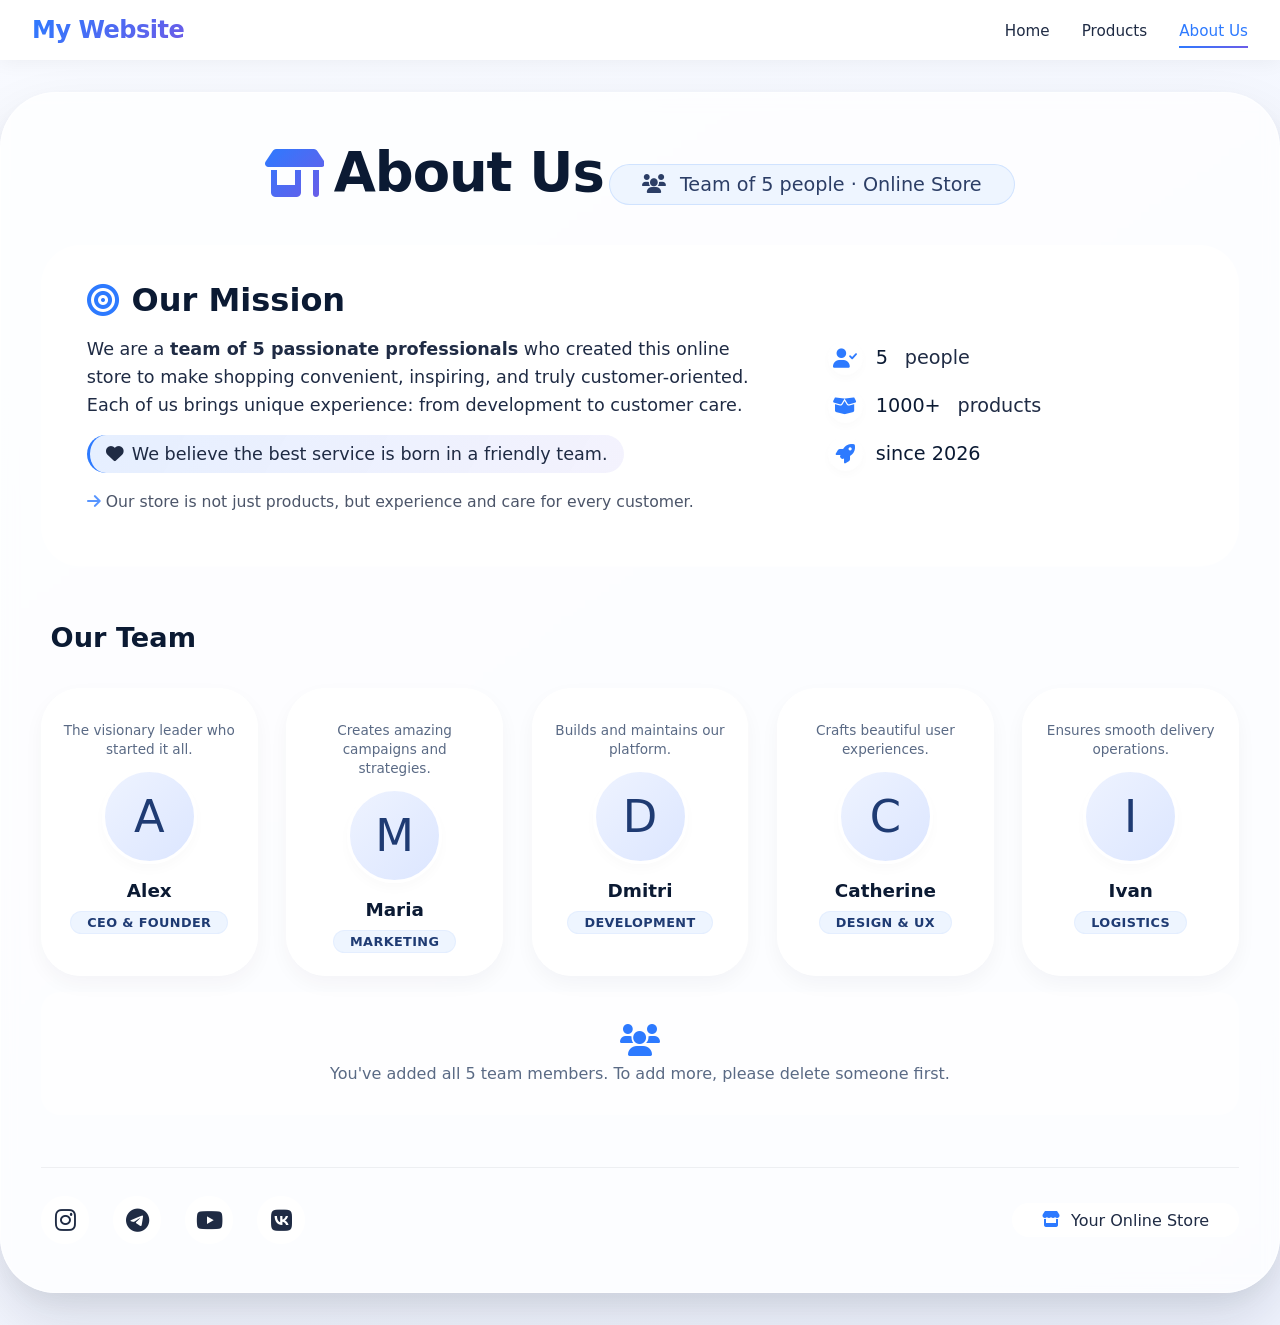
<file: about.html>
<!DOCTYPE html>
<html lang="en">
<head>
  <meta charset="UTF-8">
  <meta name="viewport" content="width=device-width, initial-scale=1.0">
  <title>About Us · Online Store</title>
  <link rel="stylesheet" href="https://cdnjs.cloudflare.com/ajax/libs/font-awesome/6.0.0-beta3/css/all.min.css">
  <style>
    * {
      margin: 0;
      padding: 0;
      box-sizing: border-box;
      font-family: 'Segoe UI', Roboto, system-ui, -apple-system, sans-serif;
    }

    body {
      background: linear-gradient(145deg, #f8faff 0%, #f0f4fe 100%);
      min-height: 100vh;
      padding: 0;
    }

    .top-nav {
      background: rgba(255, 255, 255, 0.95);
      backdrop-filter: blur(20px);
      -webkit-backdrop-filter: blur(20px);
      padding: 1rem 2rem;
      box-shadow: 0 2px 20px rgba(0, 0, 0, 0.05);
      position: sticky;
      top: 0;
      z-index: 500;
    }

    .top-nav .nav-container {
      max-width: 1300px;
      margin: 0 auto;
      display: flex;
      justify-content: space-between;
      align-items: center;
    }

    .top-nav .logo {
      font-size: 1.5rem;
      font-weight: 700;
      background: linear-gradient(135deg, #2d7aff, #6c5ce7);
      -webkit-background-clip: text;
      -webkit-text-fill-color: transparent;
      letter-spacing: -0.5px;
    }

    .top-nav .nav-links {
      display: flex;
      gap: 2rem;
      list-style: none;
    }

    .top-nav .nav-links a {
      color: #1f2b44;
      text-decoration: none;
      font-weight: 500;
      font-size: 0.95rem;
      transition: all 0.25s ease;
      padding: 0.5rem 0;
      position: relative;
    }

    .top-nav .nav-links a::after {
      content: '';
      position: absolute;
      bottom: 0;
      left: 0;
      width: 0;
      height: 2px;
      background: linear-gradient(135deg, #2d7aff, #6c5ce7);
      transition: width 0.25s ease;
    }

    .top-nav .nav-links a:hover::after,
    .top-nav .nav-links a.active::after {
      width: 100%;
    }

    .top-nav .nav-links a:hover,
    .top-nav .nav-links a.active {
      color: #2d7aff;
    }

    .about-card {
      max-width: 1300px;
      width: 100%;
      background: rgba(255, 255, 255, 0.75);
      backdrop-filter: blur(8px);
      -webkit-backdrop-filter: blur(8px);
      border-radius: 56px;
      padding: 3rem 2.5rem;
      box-shadow: 0 30px 60px rgba(0, 20, 50, 0.12),
                  0 10px 25px rgba(0, 0, 0, 0.05);
      border: 1px solid rgba(255, 255, 255, 0.6);
      transition: all 0.25s ease;
      margin: 2rem auto;
    }

    .about-header {
      text-align: center;
      margin-bottom: 2.5rem;
    }

    .about-header h1 {
      font-size: 3.4rem;
      font-weight: 700;
      color: #0b1a33;
      letter-spacing: -0.02em;
      display: inline-flex;
      align-items: center;
      gap: 0.6rem;
    }

    .about-header h1 i {
      background: linear-gradient(135deg, #2d7aff, #6c5ce7);
      -webkit-background-clip: text;
      -webkit-text-fill-color: transparent;
      font-size: 3rem;
    }

    .about-header .subhead {
      font-size: 1.2rem;
      color: #2c3e66;
      background: rgba(45, 122, 255, 0.08);
      padding: 0.5rem 2rem;
      border-radius: 60px;
      display: inline-block;
      backdrop-filter: blur(4px);
      margin-top: 0.5rem;
      border: 1px solid rgba(45, 122, 255, 0.15);
    }

    .mission-block {
      display: flex;
      flex-wrap: wrap;
      gap: 2.5rem;
      margin: 2.5rem 0 3.5rem 0;
      background: rgba(255, 255, 255, 0.5);
      backdrop-filter: blur(4px);
      -webkit-backdrop-filter: blur(4px);
      border-radius: 40px;
      padding: 2.2rem 2.8rem;
      border: 1px solid rgba(255, 255, 255, 0.8);
    }

    .mission-text {
      flex: 2;
      min-width: 240px;
    }

    .mission-text h2 {
      font-size: 2rem;
      font-weight: 600;
      color: #0b1a33;
      margin-bottom: 1rem;
      display: flex;
      align-items: center;
      gap: 0.8rem;
    }

    .mission-text h2 i {
      color: #2d7aff;
      font-size: 2rem;
    }

    .mission-text p {
      font-size: 1.1rem;
      line-height: 1.6;
      color: #1f2b44;
      margin-bottom: 1rem;
    }

    .mission-text .highlight {
      background: linear-gradient(120deg, rgba(45, 122, 255, 0.12), rgba(108, 92, 231, 0.08));
      padding: 0.3rem 1rem;
      border-radius: 40px;
      font-weight: 500;
      display: inline-block;
      border-left: 3px solid #2d7aff;
    }

    .stats-mini {
      flex: 1;
      min-width: 160px;
      display: flex;
      flex-direction: column;
      justify-content: center;
      gap: 0.8rem;
      background: rgba(255, 255, 255, 0.4);
      padding: 1.2rem 1.8rem;
      border-radius: 32px;
      backdrop-filter: blur(4px);
      border: 1px solid rgba(255, 255, 255, 0.5);
    }

    .stats-mini div {
      display: flex;
      align-items: center;
      gap: 0.8rem;
      font-size: 1.2rem;
      font-weight: 500;
      color: #0b1a33;
    }

    .stats-mini i {
      width: 2.2rem;
      height: 2.2rem;
      display: flex;
      align-items: center;
      justify-content: center;
      background: white;
      border-radius: 30px;
      color: #2d7aff;
      box-shadow: 0 4px 10px rgba(0,0,0,0.02);
      font-size: 1.2rem;
    }

    .team-section {
      margin-top: 2rem;
    }

    .team-header {
      display: flex;
      justify-content: space-between;
      align-items: center;
      margin-bottom: 1.5rem;
      flex-wrap: wrap;
      gap: 1rem;
    }

    .team-header h2 {
      font-size: 1.7rem;
      font-weight: 600;
      color: #0b1a33;
      display: flex;
      align-items: center;
      gap: 0.6rem;
    }

    .team-header h2 i {
      color: #2d7aff;
    }

    .add-btn {
      background: linear-gradient(135deg, #2d7aff, #6c5ce7);
      color: white;
      border: none;
      padding: 0.8rem 2rem;
      border-radius: 60px;
      font-size: 1rem;
      font-weight: 600;
      cursor: pointer;
      display: flex;
      align-items: center;
      gap: 0.5rem;
      transition: all 0.25s ease;
      box-shadow: 0 6px 20px rgba(45, 122, 255, 0.3);
    }

    .add-btn:hover {
      transform: translateY(-2px);
      box-shadow: 0 10px 25px rgba(45, 122, 255, 0.4);
    }

    .add-btn:active {
      transform: translateY(0);
    }

    .team-grid {
      display: grid;
      grid-template-columns: repeat(auto-fit, minmax(180px, 1fr));
      gap: 1.8rem;
      margin: 2.2rem 0 1rem;
    }

    .team-member {
      background: rgba(255, 255, 255, 0.7);
      backdrop-filter: blur(6px);
      -webkit-backdrop-filter: blur(6px);
      border-radius: 40px;
      padding: 1.8rem 0.8rem 1.4rem;
      text-align: center;
      border: 1px solid rgba(255, 255, 255, 0.9);
      box-shadow: 0 8px 20px rgba(0, 20, 40, 0.04);
      transition: all 0.25s ease;
      display: flex;
      flex-direction: column;
      align-items: center;
      gap: 0.6rem;
    }

    .team-member:hover {
      transform: translateY(-6px);
      background: rgba(255, 255, 255, 0.9);
      box-shadow: 0 16px 35px rgba(45, 122, 255, 0.08);
      border-color: rgba(45, 122, 255, 0.2);
    }

    .member-avatar {
      width: 95px;
      height: 95px;
      background: linear-gradient(135deg, #eef3ff, #dce6ff);
      border-radius: 50%;
      display: flex;
      align-items: center;
      justify-content: center;
      font-size: 2.8rem;
      font-weight: 500;
      color: #1f3b73;
      margin-bottom: 0.2rem;
      box-shadow: 0 6px 12px rgba(0, 0, 0, 0.02);
      border: 3px solid white;
      object-fit: cover;
    }

    .team-member h3 {
      font-size: 1.15rem;
      font-weight: 600;
      color: #0b1a33;
      margin-top: 0.2rem;
    }

    .team-member .role {
      font-size: 0.8rem;
      text-transform: uppercase;
      letter-spacing: 0.03em;
      background: rgba(45, 122, 255, 0.08);
      padding: 0.2rem 1rem;
      border-radius: 60px;
      color: #1f3b73;
      font-weight: 600;
      border: 1px solid rgba(45, 122, 255, 0.05);
    }

    .team-member .info {
      font-size: 0.85rem;
      color: #5a6a85;
      line-height: 1.4;
      padding: 0 0.5rem;
      margin-top: 0.2rem;
    }

    .team-member .delete-btn {
      background: rgba(239, 68, 68, 0.1);
      color: #ef4444;
      border: none;
      padding: 0.4rem 1rem;
      border-radius: 20px;
      font-size: 0.75rem;
      font-weight: 500;
      cursor: pointer;
      transition: all 0.2s ease;
      margin-top: 0.3rem;
      display: none;
    }

    .team-member:hover .delete-btn {
      display: inline-block;
    }

    .team-member .delete-btn:hover {
      background: rgba(239, 68, 68, 0.2);
      transform: scale(1.05);
    }

    .about-footer {
      display: flex;
      flex-wrap: wrap;
      justify-content: space-between;
      align-items: center;
      margin-top: 3.2rem;
      padding-top: 1.8rem;
      border-top: 1px solid rgba(0, 20, 40, 0.06);
    }

    .social-links {
      display: flex;
      gap: 1.5rem;
    }

    .social-links a {
      color: #1f2b44;
      background: rgba(255, 255, 255, 0.6);
      width: 48px;
      height: 48px;
      border-radius: 60px;
      display: flex;
      align-items: center;
      justify-content: center;
      font-size: 1.5rem;
      transition: 0.2s;
      backdrop-filter: blur(4px);
      border: 1px solid rgba(255,255,255,0.5);
      text-decoration: none;
    }

    .social-links a:hover {
      background: #2d7aff;
      color: white;
      transform: scale(1.04);
      border-color: #2d7aff;
    }

    .footer-cta {
      font-size: 1rem;
      color: #1f2b44;
      background: rgba(255,255,255,0.5);
      padding: 0.4rem 1.8rem;
      border-radius: 60px;
      backdrop-filter: blur(4px);
      border: 1px solid rgba(255,255,255,0.7);
    }

    .footer-cta i {
      color: #2d7aff;
      margin-right: 0.4rem;
    }

    .modal-overlay {
      position: fixed;
      top: 0;
      left: 0;
      width: 100%;
      height: 100%;
      background: rgba(0, 20, 50, 0.4);
      backdrop-filter: blur(8px);
      -webkit-backdrop-filter: blur(8px);
      display: none;
      justify-content: center;
      align-items: center;
      z-index: 1000;
      padding: 1rem;
    }

    .modal-overlay.active {
      display: flex;
    }

    .modal {
      background: white;
      border-radius: 28px;
      padding: 1.8rem;
      width: 100%;
      max-width: 380px;
      max-height: 85vh;
      overflow-y: auto;
      box-shadow: 0 20px 50px rgba(0, 0, 0, 0.18);
      animation: modalIn 0.3s ease-out;
      position: relative;
    }

    @keyframes modalIn {
      from {
        opacity: 0;
        transform: scale(0.9) translateY(20px);
      }
      to {
        opacity: 1;
        transform: scale(1) translateY(0);
      }
    }

    .modal-close {
      position: absolute;
      top: 1.5rem;
      right: 1.5rem;
      background: rgba(0, 0, 0, 0.05);
      border: none;
      width: 40px;
      height: 40px;
      border-radius: 50%;
      display: flex;
      align-items: center;
      justify-content: center;
      font-size: 1.2rem;
      color: #666;
      cursor: pointer;
      transition: all 0.2s ease;
    }

    .modal-close:hover {
      background: rgba(0, 0, 0, 0.1);
      color: #000;
    }

    .modal-header {
      text-align: center;
      margin-bottom: 1.2rem;
    }

    .modal-header h2 {
      font-size: 1.4rem;
      font-weight: 700;
      color: #0b1a33;
      margin-bottom: 0.3rem;
    }

    .modal-header p {
      font-size: 0.85rem;
      color: #5a6a85;
    }

    .form-group {
      margin-bottom: 1rem;
    }

    .form-group label {
      display: block;
      margin-bottom: 0.6rem;
      font-weight: 600;
      color: #1f2b44;
      font-size: 0.95rem;
    }

    .form-group input,
    .form-group textarea {
      width: 100%;
      padding: 12px 16px;
      border: 2px solid #e0e7ff;
      border-radius: 16px;
      font-size: 1rem;
      transition: all 0.25s ease;
      background: #f8faff;
      font-family: inherit;
    }

    .form-group input:focus,
    .form-group textarea:focus {
      outline: none;
      border-color: #2d7aff;
      background: white;
      box-shadow: 0 0 0 4px rgba(45, 122, 255, 0.1);
    }

    .form-group textarea {
      resize: vertical;
      min-height: 80px;
    }

    .photo-upload {
      border: 2px dashed #c7d2fe;
      border-radius: 16px;
      padding: 1.2rem 1rem;
      text-align: center;
      cursor: pointer;
      transition: all 0.3s ease;
      background: #f8faff;
      position: relative;
    }

    .photo-upload:hover {
      border-color: #2d7aff;
      background: rgba(45, 122, 255, 0.05);
    }

    .photo-upload input[type="file"] {
      position: absolute;
      top: 0;
      left: 0;
      width: 100%;
      height: 100%;
      opacity: 0;
      cursor: pointer;
    }

    .photo-upload .upload-icon {
      font-size: 2rem;
      color: #2d7aff;
      margin-bottom: 0.4rem;
    }

    .photo-upload .upload-text {
      font-size: 0.85rem;
      color: #5a6a85;
      font-weight: 500;
    }

    .photo-upload .upload-hint {
      font-size: 0.75rem;
      color: #94a3b8;
      margin-top: 0.2rem;
    }

    .preview-image {
      width: 70px;
      height: 70px;
      border-radius: 50%;
      object-fit: cover;
      margin-top: 0.5rem;
      border: 2px solid white;
      box-shadow: 0 3px 8px rgba(0, 0, 0, 0.1);
    }

    .modal-actions {
      display: flex;
      gap: 1rem;
      margin-top: 2rem;
    }

    .modal-actions .btn {
      flex: 1;
      padding: 14px;
      border-radius: 20px;
      font-size: 1rem;
      font-weight: 600;
      cursor: pointer;
      transition: all 0.25s ease;
      border: none;
    }

    .modal-actions .btn-cancel {
      background: #f1f5f9;
      color: #64748b;
    }

    .modal-actions .btn-cancel:hover {
      background: #e2e8f0;
    }

    .modal-actions .btn-add {
      background: linear-gradient(135deg, #2d7aff, #6c5ce7);
      color: white;
      box-shadow: 0 6px 20px rgba(45, 122, 255, 0.3);
    }

    .modal-actions .btn-add:hover {
      transform: translateY(-2px);
      box-shadow: 0 10px 25px rgba(45, 122, 255, 0.4);
    }

    .modal-actions .btn-add:disabled {
      opacity: 0.6;
      cursor: not-allowed;
      transform: none;
    }

    .error-message {
      color: #ef4444;
      font-size: 0.85rem;
      margin-top: 0.3rem;
      display: none;
    }

    .error-message.show {
      display: block;
    }

    .limit-message {
      text-align: center;
      padding: 2rem;
      color: #5a6a85;
      font-size: 1rem;
      background: rgba(255, 255, 255, 0.5);
      border-radius: 20px;
    }

    @media (max-width: 740px) {
      .about-card {
        padding: 2rem 1.5rem;
        border-radius: 32px;
      }
      .about-header h1 {
        font-size: 2.5rem;
        flex-wrap: wrap;
        justify-content: center;
      }
      .mission-block {
        flex-direction: column;
        padding: 1.8rem 1.5rem;
      }
      .stats-mini {
        flex-direction: row;
        flex-wrap: wrap;
        justify-content: center;
        padding: 1rem;
      }
      .team-grid {
        grid-template-columns: repeat(auto-fit, minmax(160px, 1fr));
        gap: 1.2rem;
      }
      .about-footer {
        flex-direction: column;
        gap: 1.5rem;
        align-items: center;
      }
      .modal {
        padding: 2rem 1.5rem;
        border-radius: 24px;
      }
    }

    @media (max-width: 460px) {
      .team-grid {
        grid-template-columns: 1fr 1fr;
      }
      .member-avatar {
        width: 75px;
        height: 75px;
        font-size: 2.2rem;
      }
      .team-member {
        padding: 1.2rem 0.5rem 1rem;
      }
    }
  </style>
</head>
<body>
  <nav class="top-nav">
    <div class="nav-container">
      <div class="logo">My Website</div>
      <ul class="nav-links">
        <li><a href="./index.html">Home</a></li>
        <li><a href="./products.html">Products</a></li>
        <li><a href="./aboutus.html" class="active">About Us</a></li>
      </ul>
    </div>
  </nav>

  <div class="about-card">
    <div class="about-header">
      <h1>
        <i class="fas fa-store-alt"></i> About Us
      </h1>
      <div class="subhead">
        <i class="fas fa-users" style="margin-right: 8px;"></i> Team of 5 people · Online Store
      </div>
    </div>

    <div class="mission-block">
      <div class="mission-text">
        <h2>
          <i class="fas fa-bullseye"></i> Our Mission
        </h2>
        <p>
          We are a <strong>team of 5 passionate professionals</strong> who created this online store 
          to make shopping convenient, inspiring, and truly customer-oriented. 
          Each of us brings unique experience: from development to customer care.
        </p>
        <p>
          <span class="highlight"><i class="fas fa-heart" style="margin-right: 8px;"></i>We believe the best service is born in a friendly team.</span>
        </p>
        <p style="font-size: 0.98rem; opacity: 0.8; margin-top: 0.6rem;">
          <i class="fas fa-arrow-right" style="color:#2d7aff;"></i> 
          Our store is not just products, but experience and care for every customer.
        </p>
      </div>
      <div class="stats-mini">
        <div><i class="fas fa-user-check"></i> 5 <span style="font-weight:400; margin-left: 4px; color:#1f2b44;">people</span></div>
        <div><i class="fas fa-box-open"></i> 1000+ <span style="font-weight:400; margin-left: 4px; color:#1f2b44;">products</span></div>
        <div><i class="fas fa-rocket"></i> since 2026</div>
      </div>
    </div>

    <div class="team-section">
      <div class="team-header">
        <h2>
          <i class="fas fa-people-group" style="color:#2d7aff;"></i> Our Team
        </h2>
        <button class="add-btn" id="addMemberBtn">
          <i class="fas fa-user-plus"></i> Add Person
        </button>
      </div>
      <div class="team-grid" id="teamGrid">
      </div>
      <div id="limitMessage" class="limit-message" style="display: none;">
        <i class="fas fa-users" style="font-size: 2rem; margin-bottom: 0.5rem; display: block; color: #2d7aff;"></i>
        You've added all 5 team members. To add more, please delete someone first.
      </div>
    </div>

    <div class="about-footer">
      <div class="social-links">
        <a href="#" aria-label="Instagram"><i class="fab fa-instagram"></i></a>
        <a href="#" aria-label="Telegram"><i class="fab fa-telegram-plane"></i></a>
        <a href="#" aria-label="YouTube"><i class="fab fa-youtube"></i></a>
        <a href="#" aria-label="VK"><i class="fab fa-vk"></i></a>
      </div>
      <div class="footer-cta">
        <i class="fas fa-store"></i> Your Online Store
      </div>
    </div>
  </div>

  <div class="modal-overlay" id="modalOverlay">
    <div class="modal">
      <button class="modal-close" id="modalClose">
        <i class="fas fa-times"></i>
      </button>
      <div class="modal-header">
        <h2>Add New Team Member</h2>
        <p>Fill in the information below to add a new person to the team</p>
      </div>
      <form id="addMemberForm">
        <div class="form-group">
          <label for="memberName">Name *</label>
          <input type="text" id="memberName" placeholder="Enter name" required>
          <div class="error-message" id="nameError">Please enter a name</div>
        </div>
        <div class="form-group">
          <label for="memberRole">Role *</label>
          <input type="text" id="memberRole" placeholder="Enter role (e.g., Developer)" required>
          <div class="error-message" id="roleError">Please enter a role</div>
        </div>
        <div class="form-group">
          <label for="memberInfo">About</label>
          <textarea id="memberInfo" placeholder="Enter brief information about this person"></textarea>
        </div>
        <div class="form-group">
          <label>Photo</label>
          <div class="photo-upload">
            <input type="file" id="memberPhoto" accept="image/*">
            <div class="upload-icon">
              <i class="fas fa-camera"></i>
            </div>
            <div class="upload-text">Click to upload photo</div>
            <div class="upload-hint">PNG, JPG, GIF up to 5MB</div>
            <img id="photoPreview" class="preview-image" style="display: none;" alt="Preview">
          </div>
        </div>
        <div class="modal-actions">
          <button type="button" class="btn btn-cancel" id="cancelBtn">Cancel</button>
          <button type="submit" class="btn btn-add">Add</button>
        </div>
      </form>
    </div>
  </div>

  <script>
    const MAX_MEMBERS = 5;
    const STORAGE_KEY = 'team_members';

    function getDefaultMembers() {
      return [
        { id: 1, name: 'Alex', role: 'CEO & Founder', info: 'The visionary leader who started it all.', photo: null },
        { id: 2, name: 'Maria', role: 'Marketing', info: 'Creates amazing campaigns and strategies.', photo: null },
        { id: 3, name: 'Dmitri', role: 'Development', info: 'Builds and maintains our platform.', photo: null },
        { id: 4, name: 'Catherine', role: 'Design & UX', info: 'Crafts beautiful user experiences.', photo: null },
        { id: 5, name: 'Ivan', role: 'Logistics', info: 'Ensures smooth delivery operations.', photo: null },
        
      ];
    }

    function getTeamMembers() {
      const stored = localStorage.getItem(STORAGE_KEY);
      if (stored) {
        return JSON.parse(stored);
      }
      const defaults = getDefaultMembers();
      localStorage.setItem(STORAGE_KEY, JSON.stringify(defaults));
      return defaults;
    }

    function saveTeamMembers(members) {
      localStorage.setItem(STORAGE_KEY, JSON.stringify(members));
    }

    function getInitials(name) {
      return name.charAt(0).toUpperCase();
    }

    function renderTeam() {
      const grid = document.getElementById('teamGrid');
      const limitMessage = document.getElementById('limitMessage');
      const addBtn = document.getElementById('addMemberBtn');
      const members = getTeamMembers();

      grid.innerHTML = '';

      if (members.length === 0) {
        grid.innerHTML = `<div class="limit-message" style="grid-column: 1 / -1;">
          <i class="fas fa-users" style="font-size: 2rem; margin-bottom: 0.5rem; display: block; color: #2d7aff;"></i>
          No team members yet. Click "Add Person" to start building your team!
        </div>`;
        limitMessage.style.display = 'none';
        addBtn.style.display = 'flex';
        return;
      }

      if (members.length >= MAX_MEMBERS) {
        limitMessage.style.display = 'block';
        addBtn.style.display = 'none';
      } else {
        limitMessage.style.display = 'none';
        addBtn.style.display = 'flex';
      }

      members.forEach((member, index) => {
        const card = document.createElement('div');
        card.className = 'team-member';

        const avatar = document.createElement('div');
        avatar.className = 'member-avatar';
        
        if (member.photo) {
          avatar.style.background = 'none';
          avatar.innerHTML = `<img src="${member.photo}" alt="${member.name}" style="width: 100%; height: 100%; border-radius: 50%; object-fit: cover;">`;
        } else {
          avatar.textContent = getInitials(member.name);
        }

        const nameEl = document.createElement('h3');
        nameEl.textContent = member.name;

        const roleEl = document.createElement('div');
        roleEl.className = 'role';
        roleEl.textContent = member.role;

        if (member.info && member.info.trim()) {
          const infoEl = document.createElement('div');
          infoEl.className = 'info';
          infoEl.textContent = member.info;
          card.appendChild(infoEl);
        }

        const deleteBtn = document.createElement('button');
        deleteBtn.className = 'delete-btn';
        deleteBtn.innerHTML = '<i class="fas fa-trash"></i> Remove';
        deleteBtn.addEventListener('click', (e) => {
          e.stopPropagation();
          deleteMember(member.id);
        });

        card.appendChild(avatar);
        card.appendChild(nameEl);
        card.appendChild(roleEl);
        card.appendChild(deleteBtn);

        grid.appendChild(card);

        card.style.opacity = '0';
        card.style.transform = 'translateY(16px)';
        setTimeout(() => {
          card.style.transition = 'opacity 0.4s ease, transform 0.4s ease';
          card.style.opacity = '1';
          card.style.transform = 'translateY(0)';
        }, 100 + index * 60);
      });
    }

    function deleteMember(id) {
      const members = getTeamMembers();
      const filtered = members.filter(m => m.id !== id);
      saveTeamMembers(filtered);
      renderTeam();
    }

    function openModal() {
      document.getElementById('modalOverlay').classList.add('active');
      document.getElementById('addMemberForm').reset();
      document.getElementById('photoPreview').style.display = 'none';
    }

    function closeModal() {
      document.getElementById('modalOverlay').classList.remove('active');
    }

    function handlePhotoUpload(event) {
      const file = event.target.files[0];
      if (file) {
        const reader = new FileReader();
        reader.onload = function(e) {
          const preview = document.getElementById('photoPreview');
          preview.src = e.target.result;
          preview.style.display = 'block';
        };
        reader.readAsDataURL(file);
      }
    }

    function handleFormSubmit(event) {
      event.preventDefault();
      
      const name = document.getElementById('memberName').value.trim();
      const role = document.getElementById('memberRole').value.trim();
      const info = document.getElementById('memberInfo').value.trim();
      const photoInput = document.getElementById('memberPhoto');
      
      if (!name) {
        document.getElementById('nameError').classList.add('show');
        return;
      }
      document.getElementById('nameError').classList.remove('show');
      
      if (!role) {
        document.getElementById('roleError').classList.add('show');
        return;
      }
      document.getElementById('roleError').classList.remove('show');

      let photo = null;
      if (photoInput.files[0]) {
        const reader = new FileReader();
        reader.onload = function(e) {
          photo = e.target.result;
          addMember(name, role, info, photo);
        };
        reader.readAsDataURL(photoInput.files[0]);
      } else {
        addMember(name, role, info, photo);
      }
    }

    function addMember(name, role, info, photo) {
      const members = getTeamMembers();
      
      if (members.length >= MAX_MEMBERS) {
        alert('You can only add up to 5 team members.');
        return;
      }

      const newMember = {
        id: Date.now(),
        name: name,
        role: role,
        info: info,
        photo: photo
      };

      members.push(newMember);
      saveTeamMembers(members);
      closeModal();
      renderTeam();
    }

    document.getElementById('addMemberBtn').addEventListener('click', openModal);
    document.getElementById('modalClose').addEventListener('click', closeModal);
    document.getElementById('cancelBtn').addEventListener('click', closeModal);
    document.getElementById('modalOverlay').addEventListener('click', function(e) {
      if (e.target === this) closeModal();
    });
    document.getElementById('memberPhoto').addEventListener('change', handlePhotoUpload);
    document.getElementById('addMemberForm').addEventListener('submit', handleFormSubmit);

    document.querySelectorAll('.stats-mini div').forEach(stat => {
      stat.style.cursor = 'default';
      stat.addEventListener('click', function(e) {
        this.style.backgroundColor = 'rgba(45, 122, 255, 0.05)';
        setTimeout(() => { this.style.backgroundColor = 'transparent'; }, 200);
      });
    });

    document.addEventListener('DOMContentLoaded', renderTeam);
  </script>
</body>
</html>
</file>
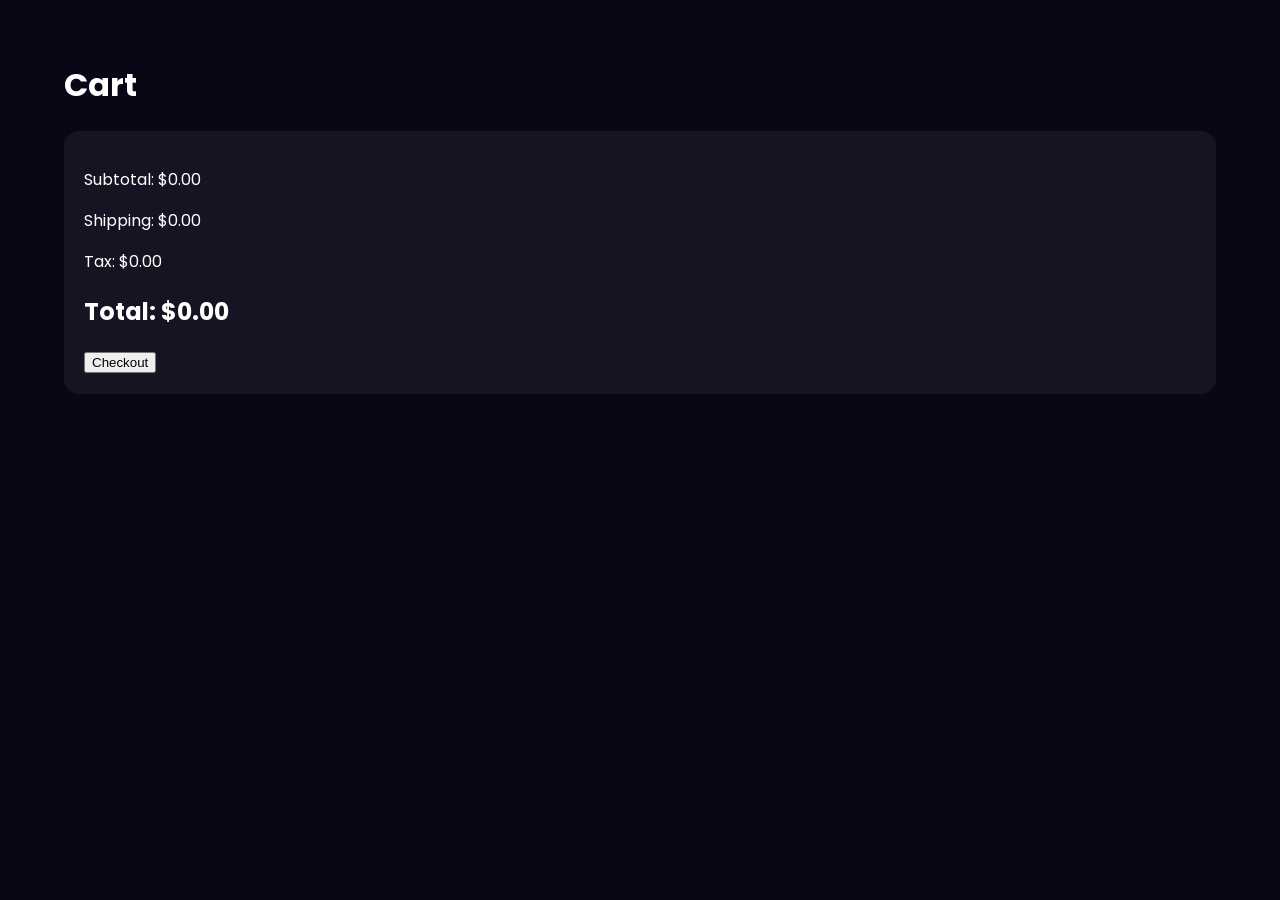
<file: cart.html>
<!DOCTYPE html>
<html lang="en">
<head>
<meta charset="UTF-8">
<meta name="viewport" content="width=device-width, initial-scale=1.0">
<title>VOGUEX Cart</title>

<link href="https://fonts.googleapis.com/css2?family=Poppins:wght@300;400;500;600;700&display=swap" rel="stylesheet">

<style>
body{
margin:0;
font-family:Poppins;
background:#0a0616;
color:white;
}

.container{
width:90%;
max-width:1200px;
margin:auto;
padding:40px 0;
}

.cart-item{
display:flex;
gap:20px;
background:rgba(255,255,255,0.05);
padding:20px;
border-radius:15px;
margin-bottom:15px;
}

img{
width:120px;
border-radius:10px;
}

button{
cursor:pointer;
}

.qty{
display:flex;
gap:10px;
align-items:center;
}

.summary{
background:rgba(255,255,255,0.05);
padding:20px;
border-radius:15px;
margin-top:20px;
}

.modal{
display:none;
position:fixed;
inset:0;
background:rgba(0,0,0,0.8);
justify-content:center;
align-items:center;
}
</style>

</head>

<body>

<div class="container">

<h1>Cart</h1>

<div id="cartItems"></div>

<div class="summary">
<p>Subtotal: <span id="subtotal">$0</span></p>
<p>Shipping: <span id="shipping">$10</span></p>
<p>Tax: <span id="tax">$0</span></p>
<h2>Total: <span id="total">$0</span></h2>

<button onclick="checkout()">Checkout</button>
</div>

</div>

<!-- RECEIPT -->
<div class="modal" id="receiptModal">
<div style="background:#1a0f2e;padding:20px;border-radius:15px;min-width:300px;">
<h2>Receipt</h2>
<div id="receiptItems"></div>
<h3 id="receiptTotal"></h3>
<button onclick="closeReceipt()">Close</button>
</div>
</div>

<script>

let cart = JSON.parse(localStorage.getItem('cart')) || [];

function save(){
localStorage.setItem('cart',JSON.stringify(cart));
}

function render(){

const box=document.getElementById("cartItems");
box.innerHTML="";

let subtotal=0;

cart.forEach(item=>{

subtotal += item.price * item.quantity;

const div=document.createElement("div");
div.className="cart-item";

div.innerHTML=`
<img src="${item.image}">
<div>
<h3>${item.name}</h3>
<p>$${item.price}</p>

<div class="qty">
<button onclick="minus(${item.id})">-</button>
<span>${item.quantity}</span>
<button onclick="plus(${item.id})">+</button>
</div>

<button onclick="removeItem(${item.id})">Remove</button>
</div>
`;

box.appendChild(div);

});

let shipping= cart.length ? 10 : 0;
let tax=subtotal*0.05;
let total=subtotal+shipping+tax;

document.getElementById("subtotal").innerText="$"+subtotal.toFixed(2);
document.getElementById("shipping").innerText="$"+shipping.toFixed(2);
document.getElementById("tax").innerText="$"+tax.toFixed(2);
document.getElementById("total").innerText="$"+total.toFixed(2);
}

function plus(id){
cart=cart.map(i=>i.id===id?{...i,quantity:i.quantity+1}:i);
save();render();
}

function minus(id){
cart=cart.map(i=>{
if(i.id===id){
i.quantity--;
if(i.quantity<=0){
return null;
}
}
return i;
}).filter(Boolean);

save();render();
}

function removeItem(id){
cart=cart.filter(i=>i.id!==id);
save();render();
}

function checkout(){

if(!cart.length)return alert("Cart empty");

let receipt=document.getElementById("receiptItems");
receipt.innerHTML="";

let total=0;

cart.forEach(i=>{
let sum=i.price*i.quantity;
total+=sum;

receipt.innerHTML+=`
<p>${i.name} x${i.quantity} = $${sum.toFixed(2)}</p>
`;
});

document.getElementById("receiptTotal").innerText="Total: $"+total.toFixed(2);

document.getElementById("receiptModal").style.display="flex";

cart=[];
save();
render();
}

function closeReceipt(){
document.getElementById("receiptModal").style.display="none";
}

render();

</script>

</body>
</html>
</file>
